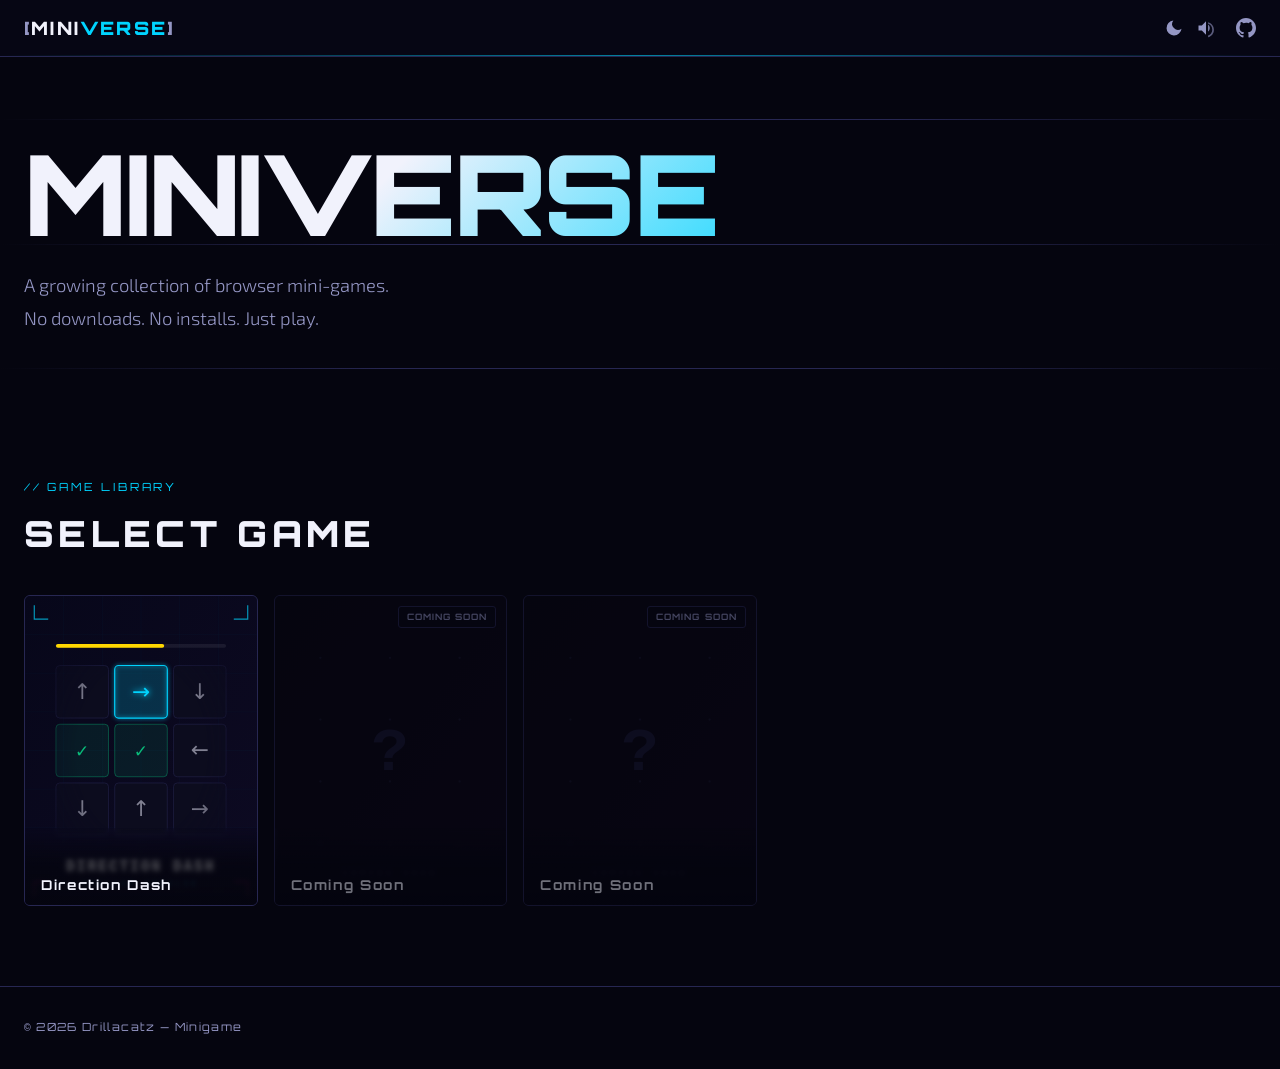
<file: index.html>
<!DOCTYPE html>
<html lang="en">
<head>
  <meta charset="UTF-8">
  <meta name="viewport" content="width=device-width, initial-scale=1.0">
  <meta name="description" content="MINIVERSE – A collection of browser mini-games. No downloads. Just play.">
  <title>MINIVERSE</title>
  <script>
    try {
      var t = localStorage.getItem('miniverse_theme_v1');
      document.documentElement.setAttribute('data-theme', t === 'light' ? 'light' : 'dark');
    } catch (e) {}
  </script>
  <link rel="preconnect" href="https://fonts.googleapis.com">
  <link rel="preconnect" href="https://fonts.gstatic.com" crossorigin>
  <link href="https://fonts.googleapis.com/css2?family=Exo+2:ital,wght@0,300;0,400;0,600;0,700;0,900;1,400&family=Orbitron:wght@400;700;900&display=swap" rel="stylesheet">
  <link rel="stylesheet" href="css/variables.css">
  <link rel="stylesheet" href="css/reset.css">
  <link rel="stylesheet" href="css/layout.css">
  <link rel="stylesheet" href="css/components.css">
  <link rel="stylesheet" href="css/responsive.css">
  <link rel="stylesheet" href="css/extras.css">
</head>
<body>

  <header class="site-header" role="banner">
    <div class="container site-header__inner">
      <a href="index.html" class="site-logo" aria-label="Miniverse home">
        <span class="site-logo__bracket">[</span>MINI<span class="site-logo__accent">VERSE</span><span class="site-logo__bracket">]</span>
      </a>
      <nav class="site-nav" aria-label="Primary navigation">
        <div class="site-nav__icon-group">
          <button type="button" class="site-nav__icon-btn" id="js-theme-toggle" aria-label="Switch to light theme" aria-pressed="false">
            <svg class="icon icon--theme-sun" width="20" height="20" viewBox="0 0 24 24" fill="none" stroke="currentColor" stroke-width="2" stroke-linecap="round" stroke-linejoin="round" aria-hidden="true" style="display:none">
              <circle cx="12" cy="12" r="4"/><path d="M12 2v2M12 20v2M4.93 4.93l1.41 1.41M17.66 17.66l1.41 1.41M2 12h2M20 12h2M6.34 17.66l-1.41 1.41M19.07 4.93l-1.41 1.41"/>
            </svg>
            <svg class="icon icon--theme-moon" width="20" height="20" viewBox="0 0 24 24" fill="currentColor" aria-hidden="true">
              <path d="M21 12.79A9 9 0 1 1 11.21 3 7 7 0 0 0 21 12.79z"/>
            </svg>
          </button>
          <button type="button" class="site-nav__icon-btn" id="js-sound-toggle" aria-label="Mute sound" aria-pressed="false">
            <svg class="icon icon--sound-on" width="20" height="20" viewBox="0 0 24 24" fill="currentColor" aria-hidden="true">
              <path d="M3 9v6h4l5 5V4L7 9H3z"/><path d="M16.5 12c0-1.77-.77-3.29-2-4.32v8.64c1.23-1.03 2-2.55 2-4.32z" opacity=".85"/><path d="M14.5 4.97v2.06c2.89.86 5 3.54 5 6.97s-2.11 6.11-5 6.97v2.06c4.01-.91 7-4.49 7-9.03s-2.99-8.12-7-9.03z" opacity=".6"/>
            </svg>
            <svg class="icon icon--sound-off" width="20" height="20" viewBox="0 0 24 24" fill="currentColor" aria-hidden="true" style="display:none">
              <path d="M3 9v6h4l5 5V4L7 9H3z"/><path d="M19.5 7.5l-7 7M12.5 7.5l7 7" stroke="currentColor" stroke-width="2" stroke-linecap="round" fill="none"/>
            </svg>
          </button>
        </div>
        <a href="https://github.com/drillacatz/minigame" target="_blank" rel="noopener noreferrer"
           class="site-nav__github" aria-label="GitHub repository" data-sfx="click">
          <svg width="20" height="20" viewBox="0 0 24 24" fill="currentColor" aria-hidden="true">
            <path d="M12 0C5.374 0 0 5.373 0 12c0 5.302 3.438 9.8 8.207 11.387.599.111.793-.261.793-.577v-2.234c-3.338.726-4.033-1.416-4.033-1.416-.546-1.387-1.333-1.756-1.333-1.756-1.089-.745.083-.729.083-.729 1.205.084 1.839 1.237 1.839 1.237 1.07 1.834 2.807 1.304 3.492.997.107-.775.418-1.305.762-1.604-2.665-.305-5.467-1.334-5.467-5.931 0-1.311.469-2.381 1.236-3.221-.124-.303-.535-1.524.117-3.176 0 0 1.008-.322 3.301 1.23A11.509 11.509 0 0112 5.803c1.02.005 2.047.138 3.006.404 2.291-1.552 3.297-1.23 3.297-1.23.653 1.653.242 2.874.118 3.176.77.84 1.235 1.911 1.235 3.221 0 4.609-2.807 5.624-5.479 5.921.43.372.823 1.102.823 2.222v3.293c0 .319.192.694.801.576C20.566 21.797 24 17.3 24 12c0-6.627-5.373-12-12-12z"/>
          </svg>
        </a>
      </nav>
    </div>
    <div class="site-header__scan" aria-hidden="true"></div>
  </header>

  <main class="site-main" role="main">

    <section class="hero" aria-labelledby="hero-title">
      <div class="container hero__inner">
        <h1 class="hero__title" id="hero-title">MINIVERSE</h1>
        <p class="hero__sub">A growing collection of browser mini-games.<br>No downloads. No installs. Just play.</p>
      </div>
      <div class="hero__grid-deco" aria-hidden="true">
        <div class="hero__grid-line"></div>
        <div class="hero__grid-line"></div>
        <div class="hero__grid-line"></div>
      </div>
    </section>

    <section class="games-section" id="games" aria-labelledby="games-title">
      <div class="container">
        <header class="section-header">
          <p class="section-header__eyebrow">// GAME LIBRARY</p>
          <h2 class="section-header__title" id="games-title">SELECT GAME</h2>
        </header>
        <div class="games-grid" id="js-games-grid" role="list" aria-label="Available games"></div>
      </div>
    </section>

  </main>

  <footer class="site-footer" role="contentinfo">
    <div class="container site-footer__inner">
      <p class="site-footer__copy">&copy; 2026 Drillacatz &mdash; Minigame</p>
    </div>
  </footer>

  <div class="launch-modal hidden" id="js-launch-modal"
       role="dialog" aria-modal="true" aria-labelledby="js-modal-title">
    <div class="launch-modal__backdrop" id="js-modal-backdrop"></div>
    <div class="launch-modal__box">
      <button class="launch-modal__close" id="js-modal-close"
              aria-label="Close" data-sfx="click">&times;</button>

      <header class="launch-modal__header">
        <h2 class="launch-modal__title" id="js-modal-title"></h2>
        <p  class="launch-modal__tip"   id="js-modal-tip"></p>
      </header>

      <p class="launch-modal__prompt">// TAP A DIFFICULTY TO BEGIN</p>

      <div class="launch-modal__diffs" id="js-modal-diffs"></div>
    </div>
  </div>

  <script src="js/data/games.js"></script>
  <script src="js/overlay.js"></script>
  <script src="js/theme.js"></script>
  <script src="js/audio.js"></script>
  <script src="js/main.js"></script>

</body>
</html>
</file>
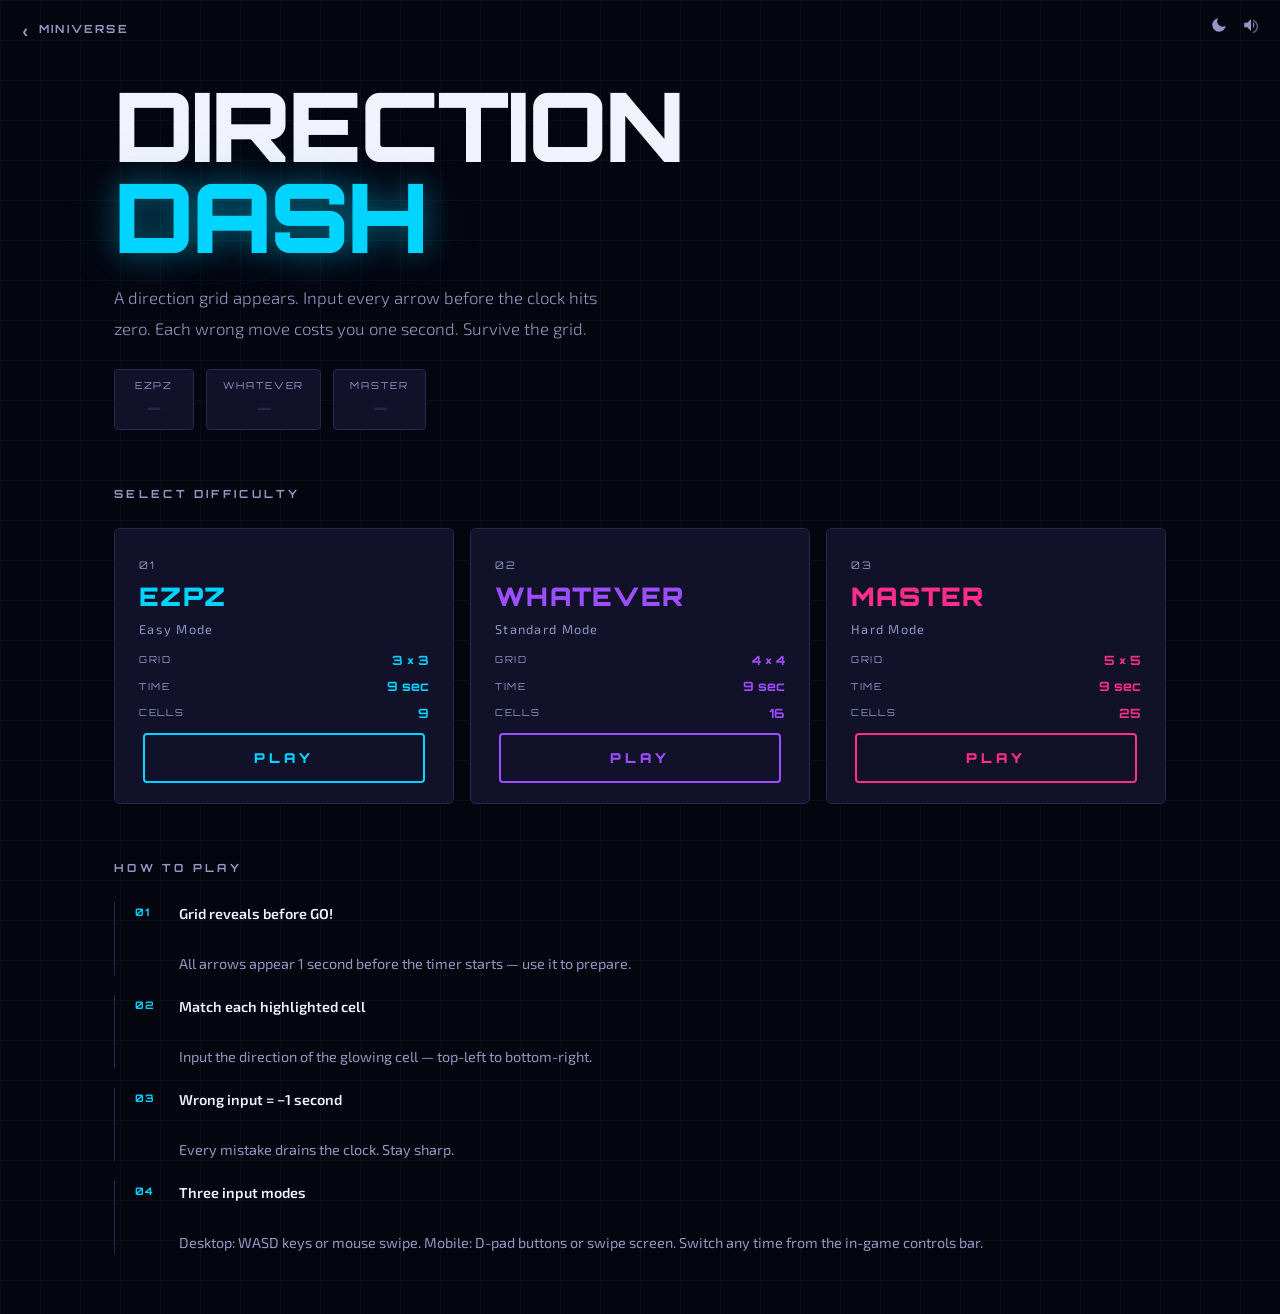
<file: games/direction-dash/index.html>
<!DOCTYPE html>
<html lang="en">
<head>
  <meta charset="UTF-8">
  <meta name="viewport" content="width=device-width, initial-scale=1.0">
  <meta name="description" content="Direction Dash — Navigate the grid, match the arrows. Fast or die.">
  <title>Direction Dash – MINIVERSE</title>
  <script>
    try {
      var t = localStorage.getItem('miniverse_theme_v1');
      document.documentElement.setAttribute('data-theme', t === 'light' ? 'light' : 'dark');
    } catch (e) {}
  </script>
  <link rel="preconnect" href="https://fonts.googleapis.com">
  <link rel="preconnect" href="https://fonts.gstatic.com" crossorigin>
  <link href="https://fonts.googleapis.com/css2?family=Exo+2:wght@300;400;600;700;900&family=Orbitron:wght@400;700;900&display=swap" rel="stylesheet">
  <link rel="stylesheet" href="../../css/variables.css">
  <link rel="stylesheet" href="css/title.css">
</head>
<body>

  <a href="../../index.html" class="back-link" aria-label="Back to Miniverse home" data-sfx="click">
    <span class="back-link__arrow">&#8249;</span> MINIVERSE
  </a>

  <div class="title-icon-group">
    <button type="button" class="title-icon-btn" id="js-theme-toggle" aria-label="Switch to light theme" aria-pressed="false">
      <svg class="icon icon--theme-sun" width="18" height="18" viewBox="0 0 24 24" fill="none" stroke="currentColor" stroke-width="2" stroke-linecap="round" stroke-linejoin="round" aria-hidden="true" style="display:none">
        <circle cx="12" cy="12" r="4"/><path d="M12 2v2M12 20v2M4.93 4.93l1.41 1.41M17.66 17.66l1.41 1.41M2 12h2M20 12h2M6.34 17.66l-1.41 1.41M19.07 4.93l-1.41 1.41"/>
      </svg>
      <svg class="icon icon--theme-moon" width="18" height="18" viewBox="0 0 24 24" fill="currentColor" aria-hidden="true">
        <path d="M21 12.79A9 9 0 1 1 11.21 3 7 7 0 0 0 21 12.79z"/>
      </svg>
    </button>
    <button type="button" class="title-icon-btn" id="js-sound-toggle" aria-label="Mute sound" aria-pressed="false">
      <svg class="icon icon--sound-on" width="18" height="18" viewBox="0 0 24 24" fill="currentColor" aria-hidden="true">
        <path d="M3 9v6h4l5 5V4L7 9H3z"/><path d="M16.5 12c0-1.77-.77-3.29-2-4.32v8.64c1.23-1.03 2-2.55 2-4.32z" opacity=".85"/><path d="M14.5 4.97v2.06c2.89.86 5 3.54 5 6.97s-2.11 6.11-5 6.97v2.06c4.01-.91 7-4.49 7-9.03s-2.99-8.12-7-9.03z" opacity=".6"/>
      </svg>
      <svg class="icon icon--sound-off" width="18" height="18" viewBox="0 0 24 24" fill="currentColor" aria-hidden="true" style="display:none">
        <path d="M3 9v6h4l5 5V4L7 9H3z"/><path d="M19.5 7.5l-7 7M12.5 7.5l7 7" stroke="currentColor" stroke-width="2" stroke-linecap="round" fill="none"/>
      </svg>
    </button>
  </div>

  <main class="title-page">

    <header class="game-identity">
      <h1 class="game-identity__title">DIRECTION<br><span class="game-identity__title--accent">DASH</span></h1>
      <p class="game-identity__desc">
        A direction grid appears. Input every arrow before the clock hits zero.
        Each wrong move costs you one second. Survive the grid.
      </p>
      <div class="scores-row" id="js-scores-row" aria-label="Best scores" aria-live="polite"></div>
    </header>

    <section class="diff-section" aria-labelledby="diff-heading">
      <h2 class="diff-section__heading" id="diff-heading">SELECT DIFFICULTY</h2>
      <div class="diff-cards" id="js-diff-cards"></div>
    </section>

    <section class="howto" aria-labelledby="howto-heading">
      <h2 class="howto__heading" id="howto-heading">HOW TO PLAY</h2>
      <ol class="howto__steps">
        <li class="howto__step">
          <span class="howto__num">01</span>
          <div><strong>Grid reveals before GO!</strong><br>All arrows appear 1 second before the timer starts — use it to prepare.</div>
        </li>
        <li class="howto__step">
          <span class="howto__num">02</span>
          <div><strong>Match each highlighted cell</strong><br>Input the direction of the glowing cell — top-left to bottom-right.</div>
        </li>
        <li class="howto__step">
          <span class="howto__num">03</span>
          <div><strong>Wrong input = &minus;1 second</strong><br>Every mistake drains the clock. Stay sharp.</div>
        </li>
        <li class="howto__step">
          <span class="howto__num">04</span>
          <div><strong>Three input modes</strong><br>Desktop: WASD keys or mouse swipe. Mobile: D-pad buttons or swipe screen. Switch any time from the in-game controls bar.</div>
        </li>
      </ol>
    </section>

  </main>

  <script src="../../js/theme.js"></script>
  <script src="../../js/audio.js"></script>
  <script>MiniverseAudio.init({ basePath: '../../' });</script>
  <script src="js/config.js"></script>
  <script src="js/title.js"></script>
</body>
</html>
</file>
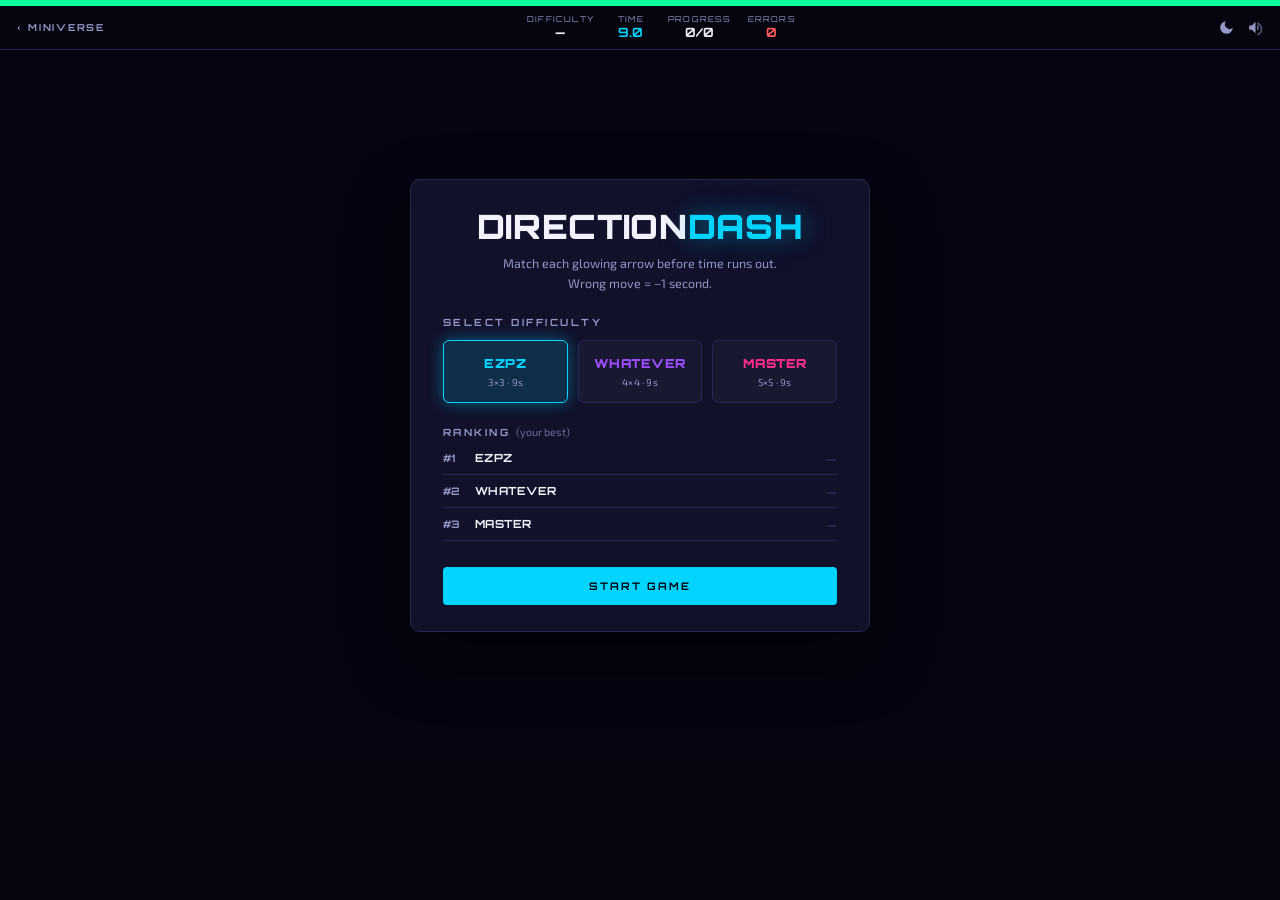
<file: games/direction-dash/game.html>
<!DOCTYPE html>
<html lang="en">
<head>
  <meta charset="UTF-8">
  <meta name="viewport" content="width=device-width, initial-scale=1.0, user-scalable=no">
  <meta name="description" content="Direction Dash — gameplay">
  <title>Direction Dash – Play</title>
  <script>
    try {
      var t = localStorage.getItem('miniverse_theme_v1');
      document.documentElement.setAttribute('data-theme', t === 'light' ? 'light' : 'dark');
    } catch (e) {}
  </script>
  <link rel="preconnect" href="https://fonts.googleapis.com">
  <link rel="preconnect" href="https://fonts.gstatic.com" crossorigin>
  <link href="https://fonts.googleapis.com/css2?family=Exo+2:wght@400;600;700;900&family=Orbitron:wght@400;700;900&display=swap" rel="stylesheet">
  <link rel="stylesheet" href="../../css/variables.css">
  <link rel="stylesheet" href="css/game.css">
</head>
<body class="game-body">

  <div class="timer-bar-wrap" role="progressbar"
       aria-label="Time remaining" aria-valuemin="0" aria-valuemax="100">
    <div class="timer-bar__fill" id="js-timer-fill"></div>
  </div>

  <div class="hud-top">
    <a href="../../index.html" class="hud-back" aria-label="Back to Miniverse home" data-sfx="click">‹ MINIVERSE</a>

    <div class="hud-stats">
      <div class="hud-stat">
        <span class="hud-stat__label">DIFFICULTY</span>
        <span class="hud-stat__value" id="js-diff-label">—</span>
      </div>
      <div class="hud-stat hud-stat--time">
        <span class="hud-stat__label">TIME</span>
        <span class="hud-stat__value" id="js-timer-label">9.0</span>
      </div>
      <div class="hud-stat">
        <span class="hud-stat__label">PROGRESS</span>
        <span class="hud-stat__value" id="js-progress">0/0</span>
      </div>
      <div class="hud-stat">
        <span class="hud-stat__label">ERRORS</span>
        <span class="hud-stat__value hud-stat__value--errors" id="js-errors">0</span>
      </div>
    </div>

    <div class="hud-icon-group">
      <button type="button" class="hud-icon-btn" id="js-theme-toggle" aria-label="Switch to light theme" aria-pressed="false">
        <svg class="icon icon--theme-sun" width="17" height="17" viewBox="0 0 24 24" fill="none" stroke="currentColor" stroke-width="2" stroke-linecap="round" stroke-linejoin="round" aria-hidden="true" style="display:none">
          <circle cx="12" cy="12" r="4"/><path d="M12 2v2M12 20v2M4.93 4.93l1.41 1.41M17.66 17.66l1.41 1.41M2 12h2M20 12h2M6.34 17.66l-1.41 1.41M19.07 4.93l-1.41 1.41"/>
        </svg>
        <svg class="icon icon--theme-moon" width="17" height="17" viewBox="0 0 24 24" fill="currentColor" aria-hidden="true">
          <path d="M21 12.79A9 9 0 1 1 11.21 3 7 7 0 0 0 21 12.79z"/>
        </svg>
      </button>
      <button type="button" class="hud-icon-btn" id="js-sound-toggle" aria-label="Mute sound" aria-pressed="false">
        <svg class="icon icon--sound-on" width="17" height="17" viewBox="0 0 24 24" fill="currentColor" aria-hidden="true">
          <path d="M3 9v6h4l5 5V4L7 9H3z"/><path d="M16.5 12c0-1.77-.77-3.29-2-4.32v8.64c1.23-1.03 2-2.55 2-4.32z" opacity=".85"/><path d="M14.5 4.97v2.06c2.89.86 5 3.54 5 6.97s-2.11 6.11-5 6.97v2.06c4.01-.91 7-4.49 7-9.03s-2.99-8.12-7-9.03z" opacity=".6"/>
        </svg>
        <svg class="icon icon--sound-off" width="17" height="17" viewBox="0 0 24 24" fill="currentColor" aria-hidden="true" style="display:none">
          <path d="M3 9v6h4l5 5V4L7 9H3z"/><path d="M19.5 7.5l-7 7M12.5 7.5l7 7" stroke="currentColor" stroke-width="2" stroke-linecap="round" fill="none"/>
        </svg>
      </button>
    </div>
  </div>

  <div class="game-arena" id="js-game-area">

    <div class="grid" id="js-grid" role="grid" aria-label="Direction input grid"></div>

    <div class="overlay overlay--menu" id="js-menu"
         role="dialog" aria-modal="true" aria-labelledby="js-menu-title">
      <div class="menu-box">

        <header class="menu-box__header">
          <h1 class="menu-box__title" id="js-menu-title">DIRECTION<span class="menu-box__title-accent">DASH</span></h1>
          <p class="menu-box__tip">Match each glowing arrow before time runs out. Wrong move = &minus;1 second.</p>
        </header>

        <section class="menu-diff" aria-labelledby="js-menu-diff-heading">
          <h2 class="menu-section-heading" id="js-menu-diff-heading">SELECT DIFFICULTY</h2>
          <div class="menu-diff__cards" id="js-menu-diff-cards"></div>
        </section>

        <section class="menu-ranking" aria-labelledby="js-menu-rank-heading">
          <h2 class="menu-section-heading" id="js-menu-rank-heading">RANKING <span class="menu-section-heading__sub">(your best)</span></h2>
          <ol class="menu-ranking__list" id="js-menu-ranking" aria-live="polite"></ol>
        </section>

        <button type="button" class="game-btn game-btn--primary menu-box__start" id="js-btn-start" data-sfx="click">START GAME</button>

      </div>
    </div>

    <div class="overlay overlay--countdown hidden" id="js-countdown"
         role="status" aria-live="assertive" aria-label="Countdown">
      <div class="overlay__box">
        <span class="countdown-num" id="js-countdown-num">3</span>
      </div>
    </div>

    <div class="overlay overlay--result hidden" id="js-result"
         role="dialog" aria-modal="true" aria-labelledby="js-result-title">
      <div class="overlay__box result-box">
        <h2 class="result-title" id="js-result-title">CLEARED!</h2>
        <div class="result-stats" id="js-result-stats"></div>
        <section class="result-leaderboard" aria-label="Leaderboard">
          <h3 class="menu-section-heading">LEADERBOARD</h3>
          <ol class="menu-ranking__list" id="js-result-ranking"></ol>
        </section>
        <div class="result-actions">
          <button type="button" class="game-btn game-btn--primary" id="js-btn-restart" data-sfx="click">PLAY AGAIN</button>
          <button type="button" class="game-btn game-btn--secondary" id="js-btn-mainmenu" data-sfx="click">CHANGE DIFFICULTY</button>
        </div>
      </div>
    </div>

  </div>

  <div class="controls-area">
    <div class="controls-area__inputs">

      <div class="dpad hidden" id="js-dpad" aria-label="Directional pad">
        <div class="dpad__row">
          <button class="dpad__btn" data-dir="up"    aria-label="Up">▲</button>
        </div>
        <div class="dpad__row dpad__row--mid">
          <button class="dpad__btn" data-dir="left"  aria-label="Left">◄</button>
          <div    class="dpad__center" aria-hidden="true">●</div>
          <button class="dpad__btn" data-dir="right" aria-label="Right">►</button>
        </div>
        <div class="dpad__row">
          <button class="dpad__btn" data-dir="down"  aria-label="Down">▼</button>
        </div>
        <p class="dpad__label">TAP TO MOVE</p>
      </div>

      <div class="kb-hint" id="js-kb-hint" aria-label="Keyboard controls: W A S D">
        <div class="kb-hint__row"><kbd class="key">W</kbd></div>
        <div class="kb-hint__row">
          <kbd class="key">A</kbd>
          <kbd class="key">S</kbd>
          <kbd class="key">D</kbd>
        </div>
        <p class="kb-hint__label">WASD to input</p>
      </div>

      <div class="swipe-hint hidden" id="js-swipe-hint" aria-label="Swipe to input direction">
        <div class="swipe-hint__icon">↕ ↔</div>
        <p class="swipe-hint__label">SWIPE TO INPUT</p>
      </div>

    </div>

    <button class="hud-mode-btn" id="js-mode-toggle" aria-label="Switch input mode" data-sfx="click">
      <span class="hud-mode-btn__icon" id="js-mode-icon" aria-hidden="true"></span>
      <span class="hud-mode-btn__label" id="js-mode-label">WASD</span>
    </button>
  </div>

  <script src="../../js/audio.js"></script>
  <script>MiniverseAudio.init({ basePath: '../../' });</script>
  <script src="../../js/overlay.js"></script>
  <script src="../../js/theme.js"></script>
  <script src="js/config.js"></script>
  <script src="js/state.js"></script>
  <script src="js/renderer.js"></script>
  <script src="js/timer.js"></script>
  <script src="js/input.js"></script>
  <script src="js/game.js"></script>
  <script>
    (function () {
      var themeBtn = document.getElementById('js-theme-toggle');
      if (themeBtn && typeof MiniverseTheme !== 'undefined') {
        var sunIco  = themeBtn.querySelector('.icon--theme-sun');
        var moonIco = themeBtn.querySelector('.icon--theme-moon');
        var syncTheme = function (theme) {
          var isLight = theme === 'light';
          sunIco.style.display  = isLight ? '' : 'none';
          moonIco.style.display = isLight ? 'none' : '';
          themeBtn.setAttribute('aria-pressed', String(isLight));
          themeBtn.setAttribute('aria-label', isLight ? 'Switch to dark theme' : 'Switch to light theme');
        };
        syncTheme(MiniverseTheme.get());
        themeBtn.addEventListener('click', function () { syncTheme(MiniverseTheme.toggle()); });
      }

      var soundBtn = document.getElementById('js-sound-toggle');
      if (soundBtn && typeof MiniverseAudio !== 'undefined') {
        var onIco  = soundBtn.querySelector('.icon--sound-on');
        var offIco = soundBtn.querySelector('.icon--sound-off');
        var syncSound = function (muted) {
          onIco.style.display  = muted ? 'none' : '';
          offIco.style.display = muted ? '' : 'none';
          soundBtn.setAttribute('aria-pressed', String(muted));
          soundBtn.setAttribute('aria-label', muted ? 'Unmute sound' : 'Mute sound');
        };
        syncSound(MiniverseAudio.isMuted());
        soundBtn.addEventListener('click', function () { syncSound(MiniverseAudio.toggleMute()); });
      }
    }());
  </script>
</body>
</html>
</file>
<file: css/variables.css>
:root,
[data-theme="dark"] {
  --clr-bg: #05050f;
  --clr-surface: #11112a;
  --clr-surface-2: #181838;
  --clr-border: #272752;
  --clr-translucent: rgba(8, 8, 22, 0.85);

  --clr-cyan: #00d4ff;
  --clr-cyan-dim: rgba(0, 212, 255, 0.15);
  --clr-cyan-glow: rgba(0, 212, 255, 0.4);
  --clr-pink: #ff2d8b;
  --clr-pink-dim: rgba(255, 45, 139, 0.15);
  --clr-purple: #9d4eff;
  --clr-purple-dim: rgba(157, 78, 255, 0.15);
  --clr-green: #0aff9d;
  --clr-red: #ff5c5c;
  --clr-gold: #ffd700;

  --clr-text: #f1f2fc;
  --clr-text-dim: #9496c4;
  --clr-text-inv: #05050f;

  --clr-overlay-backdrop: rgba(6, 6, 18, 0.78);
  --clr-overlay-soft: rgba(6, 6, 18, 0.32);
  --clr-grid-line: rgba(0, 212, 255, 0.05);
  --clr-card-tint: rgba(255, 255, 255, 0.03);
  --clr-track: rgba(255, 255, 255, 0.07);

  --font-display: 'Orbitron', 'Courier New', monospace;
  --font-body: 'Exo 2', 'Segoe UI', system-ui, sans-serif;

  --text-xs: 0.70rem;
  --text-sm: 0.85rem;
  --text-base: 1.00rem;
  --text-md: 1.15rem;
  --text-lg: 1.35rem;
  --text-xl: 1.75rem;
  --text-2xl: 2.25rem;
  --text-3xl: 3.50rem;

  --weight-light: 300;
  --weight-reg: 400;
  --weight-semi: 600;
  --weight-bold: 700;
  --weight-black: 900;

  --tracking-tight: -0.02em;
  --tracking-wide: 0.12em;
  --tracking-wider: 0.25em;

  --sp-1: 0.25rem;
  --sp-2: 0.50rem;
  --sp-3: 0.75rem;
  --sp-4: 1.00rem;
  --sp-5: 1.25rem;
  --sp-6: 1.50rem;
  --sp-8: 2.00rem;
  --sp-10: 2.50rem;
  --sp-12: 3.00rem;
  --sp-16: 4.00rem;
  --sp-20: 5.00rem;

  --r-sm: 3px;
  --r-md: 6px;
  --r-lg: 12px;
  --r-xl: 20px;

  --glow-cyan: 0 0 12px var(--clr-cyan-glow), 0 0 30px rgba(0, 212, 255, 0.2);
  --glow-pink: 0 0 12px rgba(255, 45, 139, 0.5), 0 0 30px rgba(255, 45, 139, 0.2);
  --glow-purple: 0 0 12px rgba(157, 78, 255, 0.5), 0 0 30px rgba(157, 78, 255, 0.2);
  --glow-green: 0 0 12px rgba(10, 255, 157, 0.5), 0 0 30px rgba(10, 255, 157, 0.2);

  --ease: cubic-bezier(0.25, 0.46, 0.45, 0.94);
  --ease-out: cubic-bezier(0.00, 0.00, 0.20, 1.00);
  --t-fast: 120ms var(--ease);
  --t-base: 220ms var(--ease);
  --t-slow: 400ms var(--ease-out);

  --container-max: 1400px;
  --container-pad: var(--sp-6);

  --card-cols-desktop: 5;
  --card-cols-mobile: 2;
  --card-gap: var(--sp-4);
}

[data-theme="light"] {
  --clr-bg: #f3f5ff;
  --clr-surface: #ffffff;
  --clr-surface-2: #eef0fb;
  --clr-border: #d9dcf2;
  --clr-translucent: rgba(255, 255, 255, 0.86);

  --clr-cyan: #0091c7;
  --clr-cyan-dim: rgba(0, 145, 199, 0.12);
  --clr-cyan-glow: rgba(0, 145, 199, 0.35);
  --clr-pink: #d6196e;
  --clr-pink-dim: rgba(214, 25, 110, 0.12);
  --clr-purple: #7a35d6;
  --clr-purple-dim: rgba(122, 53, 214, 0.12);
  --clr-green: #0a9e63;
  --clr-red: #d62828;
  --clr-gold: #b8860b;

  --clr-text: #14152c;
  --clr-text-dim: #5b5d80;
  --clr-text-inv: #ffffff;

  --clr-overlay-backdrop: rgba(243, 245, 255, 0.88);
  --clr-overlay-soft: rgba(243, 245, 255, 0.55);
  --clr-grid-line: rgba(0, 0, 0, 0.04);
  --clr-card-tint: rgba(10, 10, 40, 0.03);
  --clr-track: rgba(0, 0, 0, 0.07);
}
</file>
<file: css/layout.css>
.container {
  width: 100%;
  max-width: var(--container-max);
  margin-inline: auto;
  padding-inline: var(--container-pad);
}

.site-main {
  flex: 1;
  display: flex;
  flex-direction: column;
}

.hero {
  position: relative;
  padding-block: var(--sp-20) var(--sp-16);
  overflow: hidden;
}

.hero__inner {
  position: relative;
  z-index: 1;
}

.hero__grid-deco {
  position: absolute;
  inset: 0;
  display: flex;
  flex-direction: column;
  justify-content: space-around;
  pointer-events: none;
  z-index: 0;
}

.hero__grid-line {
  width: 100%;
  height: 1px;
  background: linear-gradient(
    90deg,
    transparent 0%,
    var(--clr-border) 30%,
    var(--clr-border) 70%,
    transparent 100%
  );
  animation: grid-line-pulse 4s ease-in-out infinite;
}

.hero__grid-line:nth-child(2) { animation-delay: 1.3s; }
.hero__grid-line:nth-child(3) { animation-delay: 2.6s; }

@keyframes grid-line-pulse {
  0%, 100% { opacity: 0.3; }
  50%       { opacity: 0.8; }
}

.games-section {
  padding-block: var(--sp-12) var(--sp-20);
}

.section-header {
  margin-bottom: var(--sp-8);
}

.games-grid {
  display: grid;
  grid-template-columns: repeat(var(--card-cols-desktop), 1fr);
  gap: var(--card-gap);
}

.games-grid__placeholder {
  grid-column: 1 / -1;
  text-align: center;
  color: var(--clr-text-dim);
  font-family: var(--font-display);
  font-size: var(--text-sm);
  letter-spacing: var(--tracking-wide);
  padding: var(--sp-12);
}
</file>
<file: css/components.css>
.site-header {
  position: sticky;
  top: 0;
  z-index: 100;
  background: var(--clr-translucent);
  backdrop-filter: blur(12px);
  -webkit-backdrop-filter: blur(12px);
  border-bottom: 1px solid var(--clr-border);
}

.site-header__scan {
  position: absolute;
  bottom: 0;
  left: 0;
  right: 0;
  height: 1px;
  background: linear-gradient(
    90deg,
    transparent,
    var(--clr-cyan),
    transparent
  );
  opacity: 0.6;
  animation: scan-sweep 6s ease-in-out infinite;
}

@keyframes scan-sweep {
  0%   { transform: translateX(-100%); opacity: 0; }
  30%  { opacity: 0.7; }
  70%  { opacity: 0.7; }
  100% { transform: translateX(100%); opacity: 0; }
}

.site-header__inner {
  display: flex;
  align-items: center;
  justify-content: space-between;
  height: 56px;
}

.site-logo {
  font-family: var(--font-display);
  font-weight: var(--weight-black);
  font-size: var(--text-md);
  letter-spacing: var(--tracking-wide);
  color: var(--clr-text);
  transition: color var(--t-fast);
}

.site-logo__bracket { color: var(--clr-text-dim); }
.site-logo__accent  { color: var(--clr-cyan); }

.site-logo:hover { color: var(--clr-cyan); }

.site-nav {
  display: flex;
  align-items: center;
  gap: var(--sp-5);
}

.site-nav__link {
  font-family: var(--font-display);
  font-size: var(--text-xs);
  font-weight: var(--weight-bold);
  letter-spacing: var(--tracking-wider);
  color: var(--clr-text-dim);
  transition: color var(--t-fast);
}

.site-nav__link:hover { color: var(--clr-cyan); }

.site-nav__link--ghost {
  border: 1px solid var(--clr-border);
  padding: var(--sp-2) var(--sp-4);
  border-radius: var(--r-sm);
  transition: color var(--t-fast), border-color var(--t-fast);
}

.site-nav__link--ghost:hover {
  color: var(--clr-cyan);
  border-color: var(--clr-cyan);
}

.hero__eyebrow {
  font-family: var(--font-display);
  font-size: var(--text-xs);
  font-weight: var(--weight-reg);
  letter-spacing: var(--tracking-wider);
  color: var(--clr-cyan);
  margin-bottom: var(--sp-3);
}

.hero__title {
  font-family: var(--font-display);
  font-size: clamp(3rem, 10vw, 7rem);
  font-weight: var(--weight-black);
  letter-spacing: var(--tracking-tight);
  line-height: 1;
  background: linear-gradient(135deg, var(--clr-text) 30%, var(--clr-cyan) 70%, var(--clr-pink));
  -webkit-background-clip: text;
  -webkit-text-fill-color: transparent;
  background-clip: text;
  margin-bottom: var(--sp-5);
}

.hero__sub {
  font-size: var(--text-md);
  font-weight: var(--weight-light);
  color: var(--clr-text-dim);
  max-width: 40ch;
  margin-bottom: var(--sp-8);
  line-height: 1.8;
}

.hero__cta {
  display: inline-flex;
  align-items: center;
  gap: var(--sp-2);
  font-family: var(--font-display);
  font-size: var(--text-xs);
  font-weight: var(--weight-bold);
  letter-spacing: var(--tracking-wider);
  color: var(--clr-text-inv);
  background: var(--clr-cyan);
  padding: var(--sp-3) var(--sp-8);
  clip-path: polygon(0 0, calc(100% - 12px) 0, 100% 100%, 0 100%);
  transition: background var(--t-fast), box-shadow var(--t-base);
}

.hero__cta:hover {
  box-shadow: var(--glow-cyan);
}

.section-header__eyebrow {
  font-family: var(--font-display);
  font-size: var(--text-xs);
  letter-spacing: var(--tracking-wider);
  color: var(--clr-cyan);
  margin-bottom: var(--sp-2);
}

.section-header__title {
  font-family: var(--font-display);
  font-size: var(--text-2xl);
  font-weight: var(--weight-black);
  letter-spacing: var(--tracking-wide);
  color: var(--clr-text);
}

.game-card {
  position: relative;
  display: block;
  border-radius: var(--r-md);
  overflow: hidden;
  border: 1px solid var(--clr-border);
  background: var(--clr-surface);
  aspect-ratio: 3 / 4;
  transition: transform var(--t-base), border-color var(--t-base), box-shadow var(--t-base);
  cursor: pointer;
}

.game-card::before,
.game-card::after {
  content: '';
  position: absolute;
  z-index: 2;
  width: 14px;
  height: 14px;
  pointer-events: none;
}

.game-card::before {
  top: 8px; left: 8px;
  border-top: 2px solid var(--clr-cyan);
  border-left: 2px solid var(--clr-cyan);
  opacity: 0;
  transition: opacity var(--t-base);
}

.game-card::after {
  bottom: 8px; right: 8px;
  border-bottom: 2px solid var(--clr-cyan);
  border-right: 2px solid var(--clr-cyan);
  opacity: 0;
  transition: opacity var(--t-base);
}

.game-card:hover {
  transform: translateY(-4px) scale(1.02);
  border-color: var(--clr-cyan);
  box-shadow: 0 8px 40px rgba(0, 0, 0, 0.35), var(--glow-cyan);
}

.game-card:hover::before,
.game-card:hover::after {
  opacity: 1;
}

.game-card__img {
  position: absolute;
  inset: 0;
  width: 100%;
  height: 100%;
  object-fit: cover;
  transition: transform var(--t-slow);
}

.game-card:hover .game-card__img {
  transform: scale(1.05);
}

.game-card__banner {
  position: absolute;
  bottom: 0;
  left: 0;
  right: 0;
  height: 25%;
  padding: var(--sp-3) var(--sp-4);
  display: flex;
  flex-direction: column;
  justify-content: flex-end;
  background: linear-gradient(
    to top,
    rgba(5, 5, 15, 0.92) 0%,
    rgba(5, 5, 15, 0.78) 55%,
    transparent 100%
  );
  backdrop-filter: blur(2px);
  -webkit-backdrop-filter: blur(2px);
}

.game-card__title {
  font-family: var(--font-display);
  font-size: var(--text-sm);
  font-weight: var(--weight-bold);
  letter-spacing: var(--tracking-wide);
  color: #f4f5ff;
  line-height: 1.2;
}

.game-card__sub {
  font-size: var(--text-xs);
  color: var(--clr-cyan);
  letter-spacing: var(--tracking-wide);
  margin-top: var(--sp-1);
}

.site-footer {
  border-top: 1px solid var(--clr-border);
  padding-block: var(--sp-8);
  margin-top: auto;
}

.site-footer__inner {
  display: flex;
  align-items: center;
  justify-content: space-between;
  flex-wrap: wrap;
  gap: var(--sp-4);
}

.site-footer__copy {
  font-size: var(--text-xs);
  color: var(--clr-text-dim);
  letter-spacing: var(--tracking-wide);
  font-family: var(--font-display);
}

.site-footer__links {
  display: flex;
  gap: var(--sp-6);
}

.site-footer__links a {
  font-family: var(--font-display);
  font-size: var(--text-xs);
  letter-spacing: var(--tracking-wide);
  color: var(--clr-text-dim);
  transition: color var(--t-fast);
}

.site-footer__links a:hover { color: var(--clr-cyan); }

.launch-modal {
  position: fixed;
  inset: 0;
  z-index: 200;
  display: flex;
  align-items: center;
  justify-content: center;
  padding: var(--sp-4);
}
.launch-modal.hidden { display: none; }

.launch-modal__backdrop {
  position: absolute;
  inset: 0;
  background: var(--clr-overlay-backdrop);
  backdrop-filter: blur(10px);
  -webkit-backdrop-filter: blur(10px);
  cursor: pointer;
}

.launch-modal__box {
  position: relative;
  z-index: 1;
  background: var(--clr-surface);
  border: 1px solid var(--clr-border);
  border-radius: var(--r-lg);
  padding: var(--sp-8) var(--sp-8) var(--sp-8);
  width: min(92%, 460px);
  max-height: 90vh;
  overflow-y: auto;
  box-shadow: 0 24px 64px rgba(0, 0, 0, 0.5);
  display: flex;
  flex-direction: column;
  gap: var(--sp-5);
}

.launch-modal__close {
  position: absolute;
  top: var(--sp-4);
  right: var(--sp-4);
  width: 30px;
  height: 30px;
  display: flex;
  align-items: center;
  justify-content: center;
  background: none;
  border: 1px solid var(--clr-border);
  border-radius: 50%;
  color: var(--clr-text-dim);
  font-size: 1.1rem;
  line-height: 1;
  cursor: pointer;
  transition: color var(--t-fast), border-color var(--t-fast);
}
.launch-modal__close:hover { color: var(--clr-cyan); border-color: var(--clr-cyan); }

.launch-modal__header { text-align: center; }

.launch-modal__title {
  font-family: var(--font-display);
  font-size: var(--text-xl);
  font-weight: var(--weight-black);
  letter-spacing: var(--tracking-wide);
  color: var(--clr-text);
  margin-bottom: var(--sp-2);
}
.launch-modal__tip {
  font-size: var(--text-sm);
  color: var(--clr-text-dim);
  line-height: 1.6;
}

.launch-modal__prompt {
  font-family: var(--font-display);
  font-size: var(--text-xs);
  letter-spacing: var(--tracking-wider);
  color: var(--clr-cyan);
  text-align: center;
}

.launch-modal__diffs {
  display: grid;
  grid-template-columns: repeat(3, 1fr);
  gap: var(--sp-3);
}

.ldiff {
  display: flex;
  flex-direction: column;
  align-items: center;
  gap: var(--sp-1);
  padding: var(--sp-5) var(--sp-3) var(--sp-4);
  border: 1px solid var(--clr-border);
  border-radius: var(--r-md);
  background: var(--clr-card-tint);
  text-decoration: none;
  text-align: center;
  cursor: pointer;
  transition: transform var(--t-base), border-color var(--t-base),
              box-shadow var(--t-base), background var(--t-base);
}
.ldiff:hover { transform: translateY(-3px); }

.ldiff[data-diff="ezpz"]:hover {
  border-color: var(--clr-cyan);
  background: var(--clr-cyan-dim);
  box-shadow: 0 0 18px var(--clr-cyan-glow);
}
.ldiff[data-diff="whatever"]:hover {
  border-color: var(--clr-purple);
  background: var(--clr-purple-dim);
  box-shadow: 0 0 18px rgba(157, 78, 255, 0.3);
}
.ldiff[data-diff="master"]:hover {
  border-color: var(--clr-pink);
  background: var(--clr-pink-dim);
  box-shadow: 0 0 18px rgba(255, 45, 139, 0.3);
}

.ldiff__name {
  font-family: var(--font-display);
  font-size: var(--text-sm);
  font-weight: var(--weight-black);
  letter-spacing: 0.04em;
  line-height: 1;
}
.ldiff__meta {
  font-size: var(--text-xs);
  color: var(--clr-text-dim);
  letter-spacing: 0.02em;
}
.ldiff__score {
  font-family: var(--font-display);
  font-size: 0.58rem;
  letter-spacing: 0.12em;
  color: var(--clr-text-dim);
  margin-top: var(--sp-2);
  min-height: 1.2em;
}
.ldiff__score-val   { color: var(--clr-gold); font-size: 0.72rem; }
.ldiff__score-empty { color: var(--clr-border); }

body.modal-open { overflow: hidden; }

@media (max-width: 380px) {
  .launch-modal__diffs { grid-template-columns: 1fr; gap: var(--sp-2); }
  .ldiff { flex-direction: row; justify-content: space-between; padding: var(--sp-3) var(--sp-4); }
}

.site-nav__icon-group {
  display: flex;
  align-items: center;
  gap: var(--sp-3);
}

.site-nav__icon-btn {
  display: flex;
  align-items: center;
  background: none;
  border: none;
  padding: 0;
  color: var(--clr-text-dim);
  cursor: pointer;
  transition: color var(--t-fast);
}
.site-nav__icon-btn:hover { color: var(--clr-cyan); }
.site-nav__icon-btn[aria-pressed="true"] { color: var(--clr-pink); }
#js-theme-toggle[aria-pressed="true"] { color: var(--clr-gold); }

.site-nav__github {
  display: flex;
  align-items: center;
  color: var(--clr-text-dim);
  transition: color var(--t-fast);
}
.site-nav__github:hover { color: var(--clr-cyan); }
</file>
<file: css/responsive.css>
@media (min-width: 1280px) {
  .games-grid {
    grid-template-columns: repeat(5, 1fr);
  }
}

@media (max-width: 1279px) and (min-width: 1024px) {
  .games-grid {
    grid-template-columns: repeat(4, 1fr);
  }
}

@media (max-width: 1023px) and (min-width: 768px) {
  .games-grid {
    grid-template-columns: repeat(3, 1fr);
  }

  .hero__title {
    font-size: clamp(2.5rem, 8vw, 5rem);
  }
}

@media (max-width: 767px) {
  :root {
    --container-pad: var(--sp-4);
    --card-gap: var(--sp-3);
  }

  .games-grid {
    grid-template-columns: repeat(2, 1fr);
  }

  .site-header__inner {
    height: 48px;
  }

  .site-logo {
    font-size: var(--text-base);
  }

  .hero {
    padding-block: var(--sp-12) var(--sp-10);
  }

  .hero__title {
    font-size: clamp(2.2rem, 12vw, 3.5rem);
  }

  .hero__sub {
    font-size: var(--text-base);
  }

  .games-section {
    padding-block: var(--sp-8) var(--sp-12);
  }

  .section-header__title {
    font-size: var(--text-xl);
  }

  .site-footer__inner {
    flex-direction: column;
    align-items: flex-start;
    gap: var(--sp-3);
  }

  .game-card__sub {
    display: none;
  }
}

@media (max-width: 359px) {
  :root {
    --container-pad: var(--sp-3);
    --card-gap: var(--sp-2);
  }
}
</file>
<file: css/extras.css>
.game-card--locked {
  cursor: default;
  pointer-events: none;
  opacity: 0.45;
}

.game-card--locked::before,
.game-card--locked::after { display: none; }

.game-card__locked-badge {
  position: absolute;
  top: 10px;
  right: 10px;
  font-family: var(--font-display);
  font-size: 0.55rem;
  font-weight: var(--weight-bold);
  letter-spacing: var(--tracking-wide);
  color: var(--clr-text-dim);
  border: 1px solid var(--clr-border);
  padding: 3px 8px;
  border-radius: var(--r-sm);
  background: var(--clr-translucent);
  backdrop-filter: blur(4px);
  -webkit-backdrop-filter: blur(4px);
}
</file>
<file: games/direction-dash/css/title.css>
*, *::before, *::after { box-sizing: border-box; margin: 0; padding: 0; }

html { scroll-behavior: smooth; }

body {
  font-family: var(--font-body);
  background: var(--clr-bg);
  color: var(--clr-text);
  min-height: 100dvh;
  line-height: 1.6;
  overflow-x: hidden;
  -webkit-font-smoothing: antialiased;
  background-image:
    linear-gradient(var(--clr-grid-line) 1px, transparent 1px),
    linear-gradient(90deg, var(--clr-grid-line) 1px, transparent 1px);
  background-size: 40px 40px;
  transition: background-color var(--t-base), color var(--t-base);
}

.back-link {
  display: inline-flex;
  align-items: center;
  gap: 6px;
  position: fixed;
  top: 16px; left: 20px;
  z-index: 50;
  font-family: var(--font-display);
  font-size: 0.70rem;
  font-weight: 700;
  letter-spacing: 0.2em;
  color: var(--clr-text-dim);
  text-decoration: none;
  transition: color 0.15s;
}
.back-link:hover { color: var(--clr-cyan); }
.back-link__arrow { font-size: 1.1rem; }

.title-icon-group {
  position: fixed;
  top: 16px; right: 20px;
  z-index: 50;
  display: flex;
  gap: 14px;
}
.title-icon-btn {
  background: none;
  border: none;
  padding: 0;
  display: flex;
  align-items: center;
  color: var(--clr-text-dim);
  cursor: pointer;
  transition: color 0.15s;
}
.title-icon-btn:hover { color: var(--clr-cyan); }
.title-icon-btn[aria-pressed="true"] { color: var(--clr-pink); }
#js-theme-toggle[aria-pressed="true"] { color: var(--clr-gold); }

.title-page {
  max-width: 1100px;
  margin-inline: auto;
  padding: 80px 24px 60px;
  display: flex;
  flex-direction: column;
  gap: 56px;
}

.game-identity__title {
  font-family: var(--font-display);
  font-size: clamp(2.8rem, 8vw, 6rem);
  font-weight: 900;
  line-height: 0.95;
  letter-spacing: -0.02em;
  color: var(--clr-text);
  margin-bottom: 20px;
}
.game-identity__title--accent {
  color: var(--clr-cyan);
  text-shadow: 0 0 30px var(--clr-cyan-glow), 0 0 60px rgba(0, 212, 255, 0.2);
}
.game-identity__desc {
  max-width: 50ch;
  font-size: 1.05rem;
  font-weight: 300;
  color: var(--clr-text-dim);
  line-height: 1.85;
  margin-bottom: 24px;
}

.scores-row { display: flex; flex-wrap: wrap; gap: 12px; }

.score-badge {
  display: inline-flex;
  flex-direction: column;
  align-items: center;
  border: 1px solid var(--clr-border);
  padding: 8px 16px;
  border-radius: 4px;
  background: var(--clr-surface);
  min-width: 80px;
}
.score-badge__diff {
  font-family: var(--font-display);
  font-size: 0.60rem;
  letter-spacing: 0.2em;
  color: var(--clr-text-dim);
}
.score-badge__score {
  font-family: var(--font-display);
  font-size: 1.1rem;
  font-weight: 700;
  color: var(--clr-cyan);
}
.score-badge--no-score .score-badge__score { color: var(--clr-border); }

.diff-section__heading {
  font-family: var(--font-display);
  font-size: 0.70rem;
  letter-spacing: 0.3em;
  color: var(--clr-text-dim);
  margin-bottom: 24px;
}

.diff-cards {
  display: grid;
  grid-template-columns: repeat(3, 1fr);
  gap: 16px;
}

.diff-card {
  position: relative;
  display: flex;
  flex-direction: column;
  gap: 10px;
  padding: 28px 24px 20px;
  border: 1px solid var(--clr-border);
  border-radius: 6px;
  background: var(--clr-surface);
  text-decoration: none;
  color: var(--clr-text);
  overflow: hidden;
  transition: transform 0.2s ease, border-color 0.2s, box-shadow 0.2s;
  cursor: pointer;
  min-height: 260px;
}
.diff-card:hover { transform: translateY(-4px); }

.diff-card__hud-corner {
  position: absolute;
  width: 12px; height: 12px;
  opacity: 0;
  transition: opacity 0.2s;
}
.diff-card:hover .diff-card__hud-corner { opacity: 1; }
.diff-card__hud-corner--tl { top: 8px; left: 8px; border-top: 2px solid; border-left: 2px solid; }
.diff-card__hud-corner--br { bottom: 8px; right: 8px; border-bottom: 2px solid; border-right: 2px solid; }

.diff-card__key {
  font-family: var(--font-display);
  font-size: 0.65rem;
  letter-spacing: 0.15em;
  color: var(--clr-text-dim);
}
.diff-card__name {
  font-family: var(--font-display);
  font-size: 1.6rem;
  font-weight: 900;
  line-height: 1;
  letter-spacing: 0.05em;
}
.diff-card__mode {
  font-size: 0.80rem;
  color: var(--clr-text-dim);
  letter-spacing: 0.1em;
}
.diff-card__stats {
  list-style: none;
  display: flex;
  flex-direction: column;
  gap: 6px;
  font-size: 0.80rem;
}
.diff-card__stats li {
  display: flex;
  justify-content: space-between;
  align-items: center;
}
.stat-label {
  font-family: var(--font-display);
  font-size: 0.60rem;
  letter-spacing: 0.18em;
  color: var(--clr-text-dim);
}
.stat-val {
  font-family: var(--font-display);
  font-size: 0.80rem;
  font-weight: 700;
}

.diff-card__play-btn {
  margin-top: auto;
  align-self: center;
  width: calc(100% - 8px);
  padding: 12px 0;
  text-align: center;
  font-family: var(--font-display);
  font-size: 0.85rem;
  font-weight: 900;
  letter-spacing: 0.3em;
  border-radius: 4px;
  border: 2px solid;
  transition: background 0.15s, letter-spacing 0.2s, box-shadow 0.15s;
}
.diff-card:hover .diff-card__play-btn { letter-spacing: 0.45em; }

.diff-card--ezpz     { --accent: var(--clr-cyan);   --glow: var(--clr-cyan-dim); }
.diff-card--whatever { --accent: var(--clr-purple); --glow: var(--clr-purple-dim); }
.diff-card--master   { --accent: var(--clr-pink);   --glow: var(--clr-pink-dim); }

.diff-card--ezpz     .diff-card__name, .diff-card--ezpz     .stat-val { color: var(--clr-cyan);   }
.diff-card--whatever .diff-card__name, .diff-card--whatever .stat-val { color: var(--clr-purple); }
.diff-card--master   .diff-card__name, .diff-card--master   .stat-val { color: var(--clr-pink);   }

.diff-card--ezpz     .diff-card__hud-corner { border-color: var(--clr-cyan);   }
.diff-card--whatever .diff-card__hud-corner { border-color: var(--clr-purple); }
.diff-card--master   .diff-card__hud-corner { border-color: var(--clr-pink);   }

.diff-card--ezpz     .diff-card__play-btn { color: var(--clr-cyan);   border-color: var(--clr-cyan);   }
.diff-card--whatever .diff-card__play-btn { color: var(--clr-purple); border-color: var(--clr-purple); }
.diff-card--master   .diff-card__play-btn { color: var(--clr-pink);   border-color: var(--clr-pink);   }

.diff-card--ezpz:hover     { border-color: var(--clr-cyan);   box-shadow: 0 0 24px var(--glow), 0 8px 32px rgba(0,0,0,0.3); }
.diff-card--whatever:hover { border-color: var(--clr-purple); box-shadow: 0 0 24px var(--glow), 0 8px 32px rgba(0,0,0,0.3); }
.diff-card--master:hover   { border-color: var(--clr-pink);   box-shadow: 0 0 24px var(--glow), 0 8px 32px rgba(0,0,0,0.3); }

.diff-card--ezpz:hover     .diff-card__play-btn { background: var(--clr-cyan-dim);   box-shadow: 0 0 16px var(--clr-cyan-glow); }
.diff-card--whatever:hover .diff-card__play-btn { background: var(--clr-purple-dim); box-shadow: 0 0 16px rgba(157,78,255,0.4); }
.diff-card--master:hover   .diff-card__play-btn { background: var(--clr-pink-dim);   box-shadow: 0 0 16px rgba(255,45,139,0.4); }

.howto__heading {
  font-family: var(--font-display);
  font-size: 0.70rem;
  letter-spacing: 0.3em;
  color: var(--clr-text-dim);
  margin-bottom: 24px;
}
.howto__steps { display: flex; flex-direction: column; gap: 20px; }
.howto__step {
  display: flex;
  gap: 20px;
  align-items: flex-start;
  font-size: 0.9rem;
  color: var(--clr-text-dim);
  border-left: 1px solid var(--clr-border);
  padding-left: 20px;
}
.howto__step strong { display: block; color: var(--clr-text); font-weight: 600; margin-bottom: 4px; }
.howto__num {
  font-family: var(--font-display);
  font-size: 0.65rem;
  font-weight: 700;
  letter-spacing: 0.1em;
  color: var(--clr-cyan);
  min-width: 24px;
  padding-top: 2px;
}

@media (max-width: 767px) {
  .diff-cards { grid-template-columns: 1fr; gap: 12px; }
  .title-page { padding: 70px 16px 40px; gap: 40px; }
}
@media (max-width: 480px) {
  .diff-card { padding: 20px 18px 16px; min-height: 220px; }
  .diff-card__name { font-size: 1.3rem; }
  .diff-card__play-btn { font-size: 0.75rem; }
}
@media (prefers-reduced-motion: reduce) {
  * { transition-duration: 0.01ms !important; animation-duration: 0.01ms !important; }
}
</file>
<file: games/direction-dash/css/game.css>
*, *::before, *::after { box-sizing: border-box; margin: 0; padding: 0; }

html, body {
  height: 100dvh;
  overflow: hidden;
  touch-action: none;
}

.game-body {
  font-family: var(--font-body);
  background: var(--clr-bg);
  color: var(--clr-text);
  display: flex;
  flex-direction: column;
  height: 100dvh;
  overflow: hidden;
  -webkit-font-smoothing: antialiased;
  user-select: none;
  -webkit-user-select: none;
  transition: background-color var(--t-base), color var(--t-base);
}

.timer-bar-wrap {
  position: relative;
  width: 100%;
  height: 6px;
  background: var(--clr-track);
  flex-shrink: 0;
  overflow: hidden;
}

.timer-bar__fill {
  height: 100%;
  width: 100%;
  background: var(--clr-green);
  transform-origin: left center;
  transition: background 0.4s ease;
}

.timer-bar__fill.timer--mid  { background: var(--clr-gold); }
.timer-bar__fill.timer--low  {
  background: var(--clr-red);
  animation: timer-pulse 0.5s ease-in-out infinite alternate;
}

@keyframes timer-pulse {
  from { box-shadow: 0 0 0 rgba(255,63,63,0); }
  to   { box-shadow: 0 0 12px rgba(255,63,63,0.9), 0 0 24px rgba(255,63,63,0.4); }
}

.hud-top {
  display: flex;
  align-items: center;
  justify-content: space-between;
  padding: 8px 16px;
  border-bottom: 1px solid var(--clr-border);
  flex-shrink: 0;
  gap: 8px;
}

.hud-back {
  font-family: var(--font-display);
  font-size: 0.60rem;
  font-weight: 700;
  letter-spacing: 0.18em;
  color: var(--clr-text-dim);
  text-decoration: none;
  white-space: nowrap;
  transition: color 0.15s;
  flex-shrink: 0;
}
.hud-back:hover { color: var(--clr-cyan); }

.hud-stats {
  display: flex;
  align-items: center;
  gap: 16px;
  flex-wrap: nowrap;
}

.hud-stat {
  display: flex;
  flex-direction: column;
  align-items: center;
  min-width: 42px;
}

.hud-stat__label {
  font-family: var(--font-display);
  font-size: 0.50rem;
  letter-spacing: 0.15em;
  color: var(--clr-text-dim);
}

.hud-stat__value {
  font-family: var(--font-display);
  font-size: 0.80rem;
  font-weight: 700;
  color: var(--clr-text);
  line-height: 1.3;
}

.hud-stat--time .hud-stat__value { color: var(--clr-cyan); min-width: 36px; text-align: center; }
.hud-stat__value--errors         { color: var(--clr-red); }
.hud-stat__value--mid            { color: var(--clr-gold) !important; }
.hud-stat__value--low            { color: var(--clr-red) !important; }

.hud-icon-group {
  display: flex;
  align-items: center;
  gap: 12px;
  flex-shrink: 0;
}
.hud-icon-btn {
  background: none;
  border: none;
  padding: 0;
  display: flex;
  align-items: center;
  color: var(--clr-text-dim);
  cursor: pointer;
  transition: color 0.15s;
}
.hud-icon-btn:hover { color: var(--clr-cyan); }
.hud-icon-btn[aria-pressed="true"] { color: var(--clr-pink); }
#js-theme-toggle[aria-pressed="true"] { color: var(--clr-gold); }

.hud-mode-btn {
  font-family: var(--font-display);
  font-size: 0.58rem;
  font-weight: 700;
  letter-spacing: 0.15em;
  color: var(--clr-text-dim);
  border: 1px solid var(--clr-border);
  padding: 7px 14px;
  border-radius: 4px;
  background: var(--clr-card-tint);
  cursor: pointer;
  white-space: nowrap;
  flex-shrink: 0;
  display: inline-flex;
  align-items: center;
  gap: 7px;
  transition: color 0.15s, border-color 0.15s, background 0.15s;
}
.hud-mode-btn:hover { color: var(--clr-cyan); border-color: var(--clr-cyan); }
.hud-mode-btn__icon {
  display: flex;
  align-items: center;
  justify-content: center;
  flex-shrink: 0;
}
.hud-mode-btn__icon svg { display: block; }

.game-arena {
  flex: 1;
  position: relative;
  display: flex;
  align-items: center;
  justify-content: center;
  padding: 12px;
  overflow: hidden;
  min-height: 0;
}

.grid {
  display: grid;
  grid-template-columns: repeat(var(--grid-cols, 3), 1fr);
  gap: clamp(4px, 1.2vmin, 10px);
  width: min(100%, calc(var(--grid-cols, 3) * 100px));
  aspect-ratio: 1;
  max-height: 100%;
  max-width: 100%;
}

.cell {
  position: relative;
  display: flex;
  align-items: center;
  justify-content: center;
  border: 1px solid var(--clr-border);
  border-radius: 4px;
  background: var(--clr-surface);
  aspect-ratio: 1;
  overflow: hidden;
  transition: border-color 0.15s, background 0.15s;
}

.cell--glitch {
  border-color: var(--clr-cyan-dim);
}
.cell--glitch .cell__symbol {
  color: var(--clr-text-dim);
  animation: glitch-flicker 0.12s steps(2, end) infinite;
}

@keyframes glitch-flicker {
  0%   { opacity: 1;   transform: translate(0, 0); }
  50%  { opacity: 0.65; transform: translate(0.6px, -0.6px); }
  100% { opacity: 1;   transform: translate(-0.6px, 0.6px); }
}

.cell--revealed.cell--lock .cell__symbol {
  animation: sym-lock 0.30s cubic-bezier(0.34, 1.56, 0.64, 1) forwards;
}

@keyframes sym-lock {
  0%   { transform: scale(1.35); filter: brightness(2.2); }
  100% { transform: scale(1);    filter: brightness(1); }
}

.cell--revealed { border-color: var(--clr-border); }
.cell--revealed .cell__symbol {
  animation: sym-appear 0.25s cubic-bezier(0.34, 1.56, 0.64, 1) forwards;
}

.cell--active {
  border-color: var(--clr-cyan);
  background: var(--clr-cyan-dim);
  animation: cell-pulse 1.1s ease-in-out infinite;
}
.cell--active .cell__symbol { color: var(--clr-cyan); }

.cell--done {
  border-color: rgba(10,255,157,0.3);
  background: rgba(10,255,157,0.06);
  opacity: 0.55;
}
.cell--done .cell__symbol { color: var(--clr-green); font-size: 1.1em; }

.cell--flash-correct {
  animation: flash-ok 0.30s ease forwards;
}

.cell--flash-wrong {
  animation: flash-err 0.30s ease forwards;
}

.cell__symbol {
  font-size: clamp(1rem, 4.5vmin, 2.2rem);
  line-height: 1;
  font-weight: 700;
  color: var(--clr-text-dim);
  pointer-events: none;
  position: relative;
  z-index: 1;
  font-style: normal;
}

@keyframes sym-appear {
  from { transform: scale(0) rotate(-15deg); opacity: 0; }
  to   { transform: scale(1) rotate(0deg);   opacity: 1; }
}

@keyframes cell-pulse {
  0%, 100% {
    box-shadow: 0 0 0 1px var(--clr-cyan-glow), 0 0 12px var(--clr-cyan-dim);
  }
  50% {
    box-shadow: 0 0 0 2px var(--clr-cyan-glow), 0 0 22px rgba(0,212,255,0.35),
                0 0 40px rgba(0,212,255,0.15);
  }
}

@keyframes flash-ok {
  0%   { background: rgba(10,255,157,0.55); box-shadow: 0 0 28px rgba(10,255,157,0.8); }
  100% { background: rgba(10,255,157,0.06); box-shadow: none; }
}

@keyframes flash-err {
  0%, 40% { background: rgba(255,63,63,0.55); box-shadow: 0 0 28px rgba(255,63,63,0.8); }
  100%    { background: var(--clr-surface);    box-shadow: none; }
}

.overlay {
  position: absolute;
  inset: 0;
  display: flex;
  align-items: center;
  justify-content: center;
  z-index: 10;
  background: var(--clr-overlay-backdrop);
  backdrop-filter: blur(6px);
  -webkit-backdrop-filter: blur(6px);
}

.overlay.hidden { display: none; }

.overlay__box {
  display: flex;
  flex-direction: column;
  align-items: center;
  gap: 20px;
  text-align: center;
}

.overlay--countdown {
  background: var(--clr-overlay-soft);
  backdrop-filter: blur(1px);
  -webkit-backdrop-filter: blur(1px);
}

.overlay--countdown .overlay__box {
  background: none;
}

.countdown-num {
  font-family: var(--font-display);
  font-size: clamp(4rem, 18vmin, 9rem);
  font-weight: 900;
  line-height: 1;
  color: var(--clr-cyan);
  text-shadow: 0 0 40px var(--clr-cyan-glow), 0 0 80px rgba(0,212,255,0.25);
  animation: cd-pop 0.65s cubic-bezier(0.34, 1.56, 0.64, 1) forwards;
}

@keyframes cd-pop {
  0%   { transform: scale(0.2); opacity: 0; }
  60%  { transform: scale(1.08); opacity: 1; }
  100% { transform: scale(1); opacity: 1; }
}

.result-box {
  background: var(--clr-surface);
  border: 1px solid var(--clr-border);
  border-radius: 8px;
  padding: 32px 36px;
  min-width: 280px;
  max-width: 400px;
  width: 90%;
  max-height: 90vh;
  overflow-y: auto;
  box-shadow: 0 24px 64px rgba(0,0,0,0.4);
}

.result-title {
  font-family: var(--font-display);
  font-size: clamp(1.6rem, 6vmin, 2.4rem);
  font-weight: 900;
  letter-spacing: 0.1em;
  margin-bottom: 18px;
}
.result-title--win  { color: var(--clr-green); text-shadow: 0 0 20px rgba(10,255,157,0.6); }
.result-title--lose { color: var(--clr-red);   text-shadow: 0 0 20px rgba(255,63,63,0.5); }

.result-stats {
  display: flex;
  flex-direction: column;
  gap: 10px;
  margin-bottom: 18px;
}

.result-row {
  display: flex;
  justify-content: space-between;
  align-items: center;
  border-bottom: 1px solid var(--clr-border);
  padding-bottom: 8px;
  font-size: 0.85rem;
}

.result-row__label {
  font-family: var(--font-display);
  font-size: 0.60rem;
  letter-spacing: 0.18em;
  color: var(--clr-text-dim);
}

.result-row__val {
  font-family: var(--font-display);
  font-size: 0.85rem;
  font-weight: 700;
  color: var(--clr-text);
}
.result-row__val--score { color: var(--clr-gold); font-size: 1.1rem; }

.result-highscore {
  font-family: var(--font-display);
  font-size: 0.65rem;
  letter-spacing: 0.2em;
  color: var(--clr-gold);
  text-align: center;
  margin-top: -8px;
  margin-bottom: 8px;
  animation: hs-pulse 1.2s ease-in-out infinite alternate;
}

@keyframes hs-pulse {
  from { opacity: 0.7; }
  to   { opacity: 1; text-shadow: 0 0 12px var(--clr-gold); }
}

.result-leaderboard {
  text-align: left;
  border-top: 1px solid var(--clr-border);
  padding-top: 16px;
  margin-bottom: 20px;
}

.result-actions {
  display: flex;
  flex-direction: column;
  gap: 10px;
}

.overlay--menu .overlay__box { background: none; width: 100%; height: 100%; }

.menu-box {
  display: flex;
  flex-direction: column;
  gap: 22px;
  width: min(92%, 460px);
  max-height: 100%;
  overflow-y: auto;
  background: var(--clr-surface);
  border: 1px solid var(--clr-border);
  border-radius: 10px;
  padding: 30px 32px 26px;
  box-shadow: 0 24px 64px rgba(0,0,0,0.4);
  text-align: center;
}

.menu-box__header { display: flex; flex-direction: column; gap: 10px; }

.menu-box__title {
  font-family: var(--font-display);
  font-size: clamp(1.5rem, 6vmin, 2.1rem);
  font-weight: 900;
  letter-spacing: 0.02em;
  line-height: 1;
  color: var(--clr-text);
}
.menu-box__title-accent {
  color: var(--clr-cyan);
  text-shadow: 0 0 24px var(--clr-cyan-glow), 0 0 48px rgba(0,212,255,0.2);
}

.menu-box__tip {
  font-size: 0.78rem;
  color: var(--clr-text-dim);
  line-height: 1.6;
  max-width: 36ch;
  margin-inline: auto;
}

.menu-section-heading {
  font-family: var(--font-display);
  font-size: 0.62rem;
  letter-spacing: 0.25em;
  color: var(--clr-text-dim);
  margin-bottom: 12px;
  text-align: left;
}
.menu-section-heading__sub {
  font-family: var(--font-body);
  letter-spacing: normal;
  font-weight: 400;
  font-size: 0.68rem;
  text-transform: none;
  color: var(--clr-text-dim);
  opacity: 0.7;
}

.menu-diff__cards {
  display: grid;
  grid-template-columns: repeat(3, 1fr);
  gap: 10px;
}

.diff-mini-card {
  display: flex;
  flex-direction: column;
  align-items: center;
  justify-content: center;
  gap: 5px;
  padding: 14px 6px;
  border: 1px solid var(--clr-border);
  border-radius: 6px;
  background: var(--clr-card-tint);
  color: var(--clr-text);
  cursor: pointer;
  font-family: inherit;
  transition: transform 0.15s ease, border-color 0.15s, box-shadow 0.15s, background 0.15s;
}
.diff-mini-card:hover { transform: translateY(-2px); }

.diff-mini-card__name {
  font-family: var(--font-display);
  font-size: 0.78rem;
  font-weight: 900;
  letter-spacing: 0.04em;
}
.diff-mini-card__meta {
  font-size: 0.62rem;
  color: var(--clr-text-dim);
  letter-spacing: 0.02em;
}

.diff-mini-card--ezpz     .diff-mini-card__name { color: var(--clr-cyan); }
.diff-mini-card--whatever .diff-mini-card__name { color: var(--clr-purple); }
.diff-mini-card--master   .diff-mini-card__name { color: var(--clr-pink); }

.diff-mini-card--ezpz.is-selected {
  border-color: var(--clr-cyan);
  background: var(--clr-cyan-dim);
  box-shadow: 0 0 16px var(--clr-cyan-glow);
}
.diff-mini-card--whatever.is-selected {
  border-color: var(--clr-purple);
  background: var(--clr-purple-dim);
  box-shadow: 0 0 16px rgba(157,78,255,0.30);
}
.diff-mini-card--master.is-selected {
  border-color: var(--clr-pink);
  background: var(--clr-pink-dim);
  box-shadow: 0 0 16px rgba(255,45,139,0.30);
}

.menu-ranking__list {
  list-style: none;
  display: flex;
  flex-direction: column;
  gap: 8px;
}

.menu-ranking__row {
  display: flex;
  align-items: center;
  gap: 10px;
  border-bottom: 1px solid var(--clr-border);
  padding-bottom: 7px;
  text-align: left;
}

.menu-ranking__rank {
  font-family: var(--font-display);
  font-size: 0.65rem;
  font-weight: 700;
  color: var(--clr-text-dim);
  min-width: 22px;
}
.menu-ranking__diff {
  font-family: var(--font-display);
  font-size: 0.70rem;
  font-weight: 700;
  letter-spacing: 0.04em;
  flex: 1;
}
.menu-ranking__score {
  font-family: var(--font-display);
  font-size: 0.85rem;
  font-weight: 700;
  color: var(--clr-gold);
}
.menu-ranking__row--empty .menu-ranking__score { color: var(--clr-border); }

.menu-box__start {
  display: block;
  width: auto;
  align-self: center;
  margin-top: 4px;
  padding: 14px 52px;
  border-radius: 6px;
  font-size: 0.78rem;
  letter-spacing: 0.3em;
}
.menu-box__start:hover { box-shadow: 0 0 22px var(--clr-cyan-glow); }

body.menu-open .controls-area { visibility: hidden; }

.game-btn {
  display: block;
  width: 100%;
  padding: 12px 20px;
  font-family: var(--font-display);
  font-size: 0.65rem;
  font-weight: 700;
  letter-spacing: 0.2em;
  text-align: center;
  border-radius: 4px;
  cursor: pointer;
  border: none;
  transition: opacity 0.15s, box-shadow 0.15s;
  text-decoration: none;
}

.game-btn--primary {
  background: var(--clr-cyan);
  color: var(--clr-text-inv);
}
.game-btn--primary:hover { box-shadow: 0 0 18px var(--clr-cyan-glow); }

.game-btn--secondary {
  background: none;
  border: 1px solid var(--clr-border);
  color: var(--clr-text-dim);
}
.game-btn--secondary:hover { border-color: var(--clr-text-dim); color: var(--clr-text); }

.controls-area {
  flex-shrink: 0;
  display: flex;
  align-items: center;
  justify-content: center;
  gap: 22px;
  flex-wrap: wrap;
  padding: 12px 16px 16px;
  min-height: 120px;
  border-top: 1px solid var(--clr-border);
}

.controls-area__inputs {
  display: flex;
  align-items: center;
  justify-content: center;
}

.dpad {
  display: grid;
  grid-template-rows: repeat(3, 1fr);
  gap: 6px;
  width: 170px;
  justify-items: center;
}

.dpad.hidden { display: none; }

.dpad__row {
  display: flex;
  justify-content: center;
  gap: 6px;
}

.dpad__row--mid {
  display: flex;
  justify-content: center;
  align-items: center;
  gap: 6px;
}

.dpad__center {
  width: 52px;
  height: 52px;
  display: flex;
  align-items: center;
  justify-content: center;
  color: var(--clr-border);
  font-size: 10px;
}

.dpad__btn {
  width: 52px;
  height: 52px;
  display: flex;
  align-items: center;
  justify-content: center;
  background: var(--clr-surface);
  border: 1px solid var(--clr-cyan-dim);
  border-radius: 6px;
  color: var(--clr-cyan);
  font-size: 1.2rem;
  cursor: pointer;
  transition: background 0.10s, transform 0.08s, box-shadow 0.10s;
  -webkit-tap-highlight-color: transparent;
  touch-action: manipulation;
}

.dpad__btn:active,
.dpad__btn.pressed {
  background: var(--clr-cyan-dim);
  transform: scale(0.92);
  box-shadow: 0 0 12px var(--clr-cyan-glow);
}

.dpad__label {
  grid-column: 1 / -1;
  font-family: var(--font-display);
  font-size: 0.52rem;
  letter-spacing: 0.18em;
  color: var(--clr-text-dim);
  margin-top: 4px;
  text-align: center;
}

.kb-hint {
  display: flex;
  flex-direction: column;
  align-items: center;
  gap: 6px;
}

.kb-hint.hidden { display: none; }

.kb-hint__row {
  display: flex;
  gap: 6px;
}

.key {
  display: inline-flex;
  align-items: center;
  justify-content: center;
  width: 42px;
  height: 42px;
  background: var(--clr-surface);
  border: 1px solid var(--clr-border);
  border-bottom-width: 3px;
  border-radius: 5px;
  font-family: var(--font-display);
  font-size: 0.75rem;
  font-weight: 700;
  color: var(--clr-text-dim);
  transition: border-color 0.12s, color 0.12s, box-shadow 0.12s;
}

.key.key--active {
  border-color: var(--clr-cyan);
  color: var(--clr-cyan);
  box-shadow: 0 0 10px var(--clr-cyan-glow);
}

.kb-hint__label {
  font-family: var(--font-display);
  font-size: 0.52rem;
  letter-spacing: 0.18em;
  color: var(--clr-text-dim);
  margin-top: 4px;
}

.swipe-hint {
  display: flex;
  flex-direction: column;
  align-items: center;
  gap: 6px;
}
.swipe-hint.hidden { display: none; }

.swipe-hint__icon {
  font-size: 2rem;
  color: var(--clr-cyan);
  opacity: 0.7;
  animation: swipe-float 2s ease-in-out infinite;
  transition: transform 0.15s, opacity 0.15s;
}

.swipe-hint__icon--active {
  opacity: 1;
  transform: scale(1.25);
}

@keyframes swipe-float {
  0%, 100% { transform: translateY(0); }
  50%       { transform: translateY(-6px); }
}

.swipe-hint__label {
  font-family: var(--font-display);
  font-size: 0.55rem;
  letter-spacing: 0.2em;
  color: var(--clr-text-dim);
}

@media (max-width: 480px) {
  .hud-stats { gap: 8px; }
  .hud-stat__label { font-size: 0.45rem; }
  .hud-stat__value { font-size: 0.70rem; }
  .controls-area { min-height: 100px; padding: 8px 12px 12px; gap: 14px; }
  .dpad__btn { width: 46px; height: 46px; font-size: 1.1rem; }
  .dpad { width: 152px; }
  .menu-box { padding: 24px 18px 20px; gap: 18px; }
  .hud-mode-btn { padding: 6px 10px; font-size: 0.5rem; }
}

@media (max-width: 360px) {
  .menu-diff__cards { grid-template-columns: 1fr; gap: 8px; }
  .diff-mini-card { flex-direction: row; justify-content: space-between; padding: 10px 14px; }
  .controls-area { flex-direction: column; gap: 10px; }
}

@media (max-height: 600px) {
  .controls-area { min-height: 80px; }
  .dpad__btn { width: 40px; height: 40px; }
  .key { width: 36px; height: 36px; }
  .menu-box { padding: 20px 18px 16px; gap: 14px; }
  .menu-box__tip { font-size: 0.72rem; }
}

@media (prefers-reduced-motion: reduce) {
  *, *::before, *::after {
    animation-duration: 0.01ms !important;
    animation-iteration-count: 1 !important;
    transition-duration: 0.01ms !important;
  }
}
</file>
